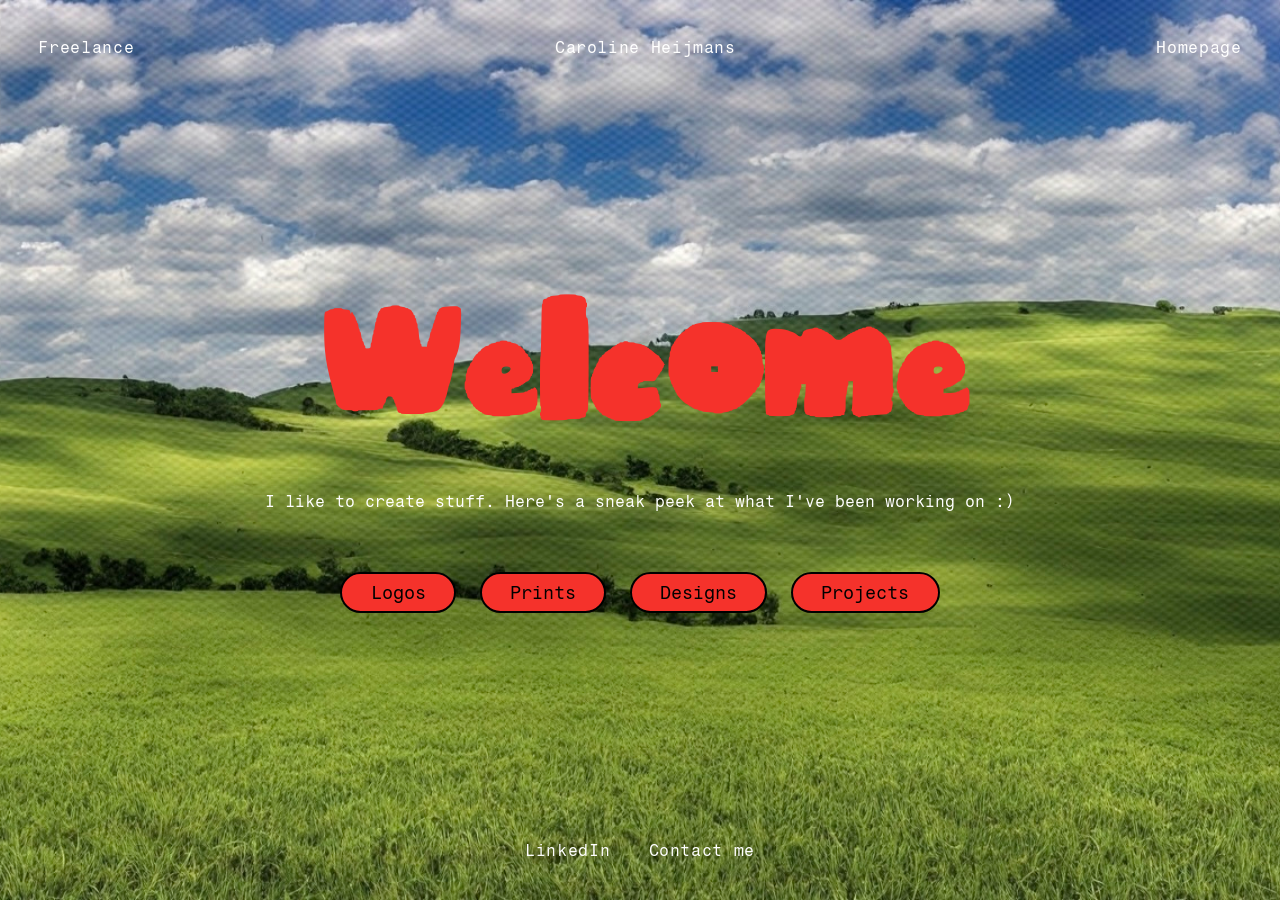
<file: index.html>
<!DOCTYPE html>
<html lang="en">
<head>
  <meta charset="UTF-8">
  <meta name="viewport" content="width=device-width, initial-scale=1">
  <title>Caroline Heijmans — Desktop</title>
  <meta name="description" content="Caroline Heijmans — Freelance designer. Designs, AI, Services.">
  <link rel="preconnect" href="https://fonts.googleapis.com">
  <link rel="preconnect" href="https://fonts.gstatic.com" crossorigin>
  <link href="https://fonts.googleapis.com/css2?family=Fragment+Mono:ital@0;1&display=swap" rel="stylesheet">
  <link rel="stylesheet" href="styles.css">
</head>
<body>
  <div class="screen">
    <header class="topbar">
      <span class="topbar__slot">Freelance</span>
      <span class="topbar__slot">Caroline Heijmans</span>
      <nav class="menu" aria-label="Back to homepage">
        <a class="link" href="index.html">Homepage</a>
      </nav> 
    </header>

    <main class="desktop">
      <h1 class="hero__title">Welcome</h1>
        <p class="hero__subtitle">
          I like to create stuff. Here's a sneak peek at what I've been working on :)
        </p>
      <nav class="menu" aria-label="Sections">
        <a class="btn" href="logos.html">Logos</a>
        <a class="btn" href="prints.html">Prints</a>
        <a class="btn" href="textile_designs.html">Designs</a>
        <a class="btn" href="project.html">Projects</a>
      </nav>
    </main>

    <footer class="footer">
       <nav class="footer__links" aria-label="Social">
        <a class="link" href="https://www.linkedin.com/in/caroline-heijmans-99a24a235/">LinkedIn</a>
        <a class="link" href="mailto:caroline.heijmans@hotmail.be">Contact me</a>
      </nav>
    </footer>
  </div>
</body>
</html>
</file>
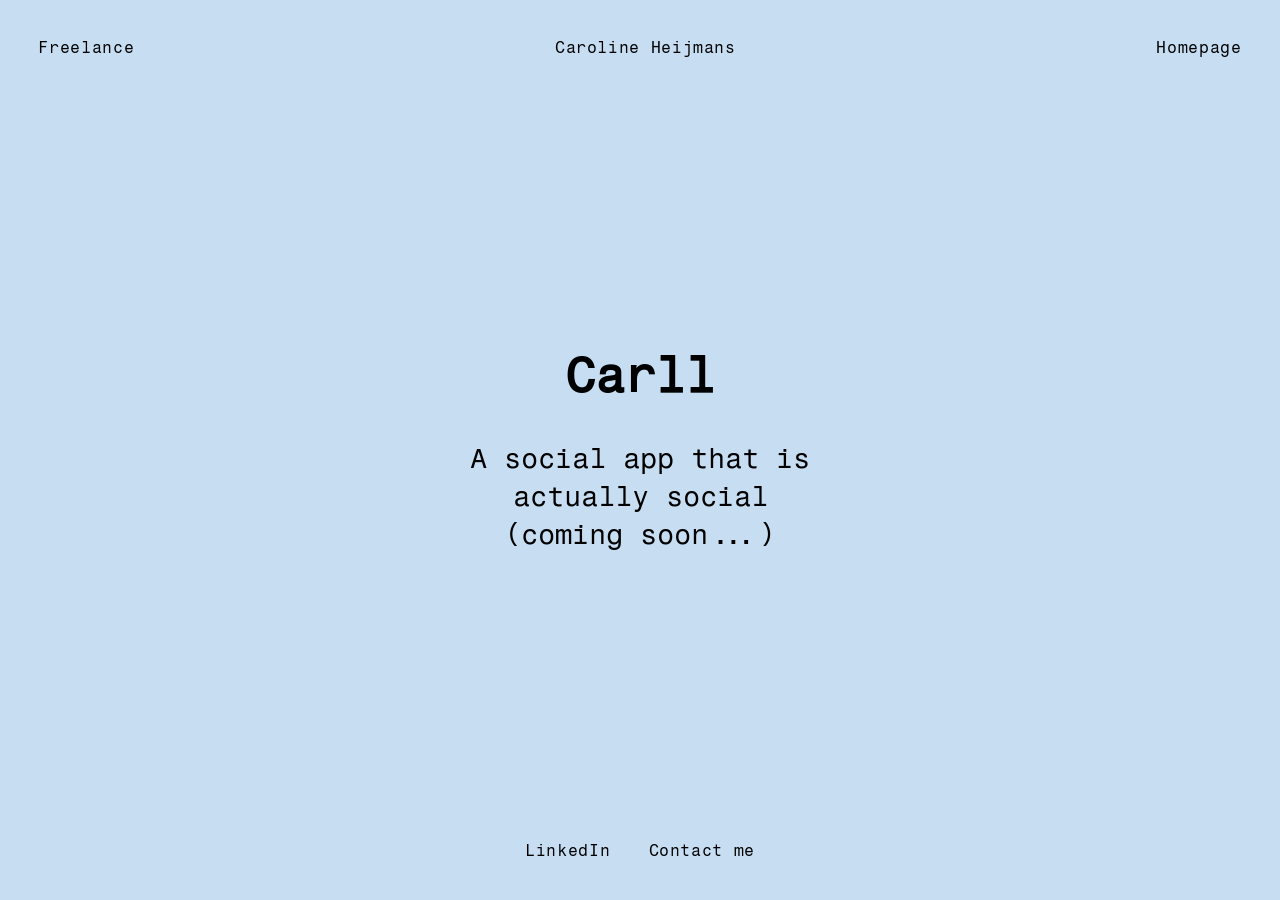
<file: carll.html>
<!DOCTYPE html>
<html lang="en">
<head>
  <meta charset="UTF-8">
  <meta name="viewport" content="width=device-width, initial-scale=1">
  <title>Carll — Caroline Heijmans</title>
  <meta name="description" content="Carll — a social app that is actually social.">
  <link rel="preconnect" href="https://fonts.googleapis.com">
  <link rel="preconnect" href="https://fonts.gstatic.com" crossorigin>
  <link href="https://fonts.googleapis.com/css2?family=Fragment+Mono:ital@0;1&display=swap" rel="stylesheet">
  <link rel="stylesheet" href="styles.css">
</head>
<body>
  <div class="screen screen--solid">
    <header class="topbar">
      <span class="topbar__slot">Freelance</span>
      <a class="link" href="project.html">Caroline Heijmans</a>
      <nav class="menu" aria-label="Back to homepage">
        <a class="link" href="index.html">Homepage</a>
      </nav> 
    </header>

    <main class="project-info">
      <h1 class="project-info__name">Carll</h1>
      <p class="project-info__desc">A social app that is actually social (coming soon...)</p>
    </main>

    <footer class="footer">
       <nav class="footer__links" aria-label="Social">
        <a class="link" href="https://www.linkedin.com/in/caroline-heijmans-99a24a235/">LinkedIn</a>
        <a class="link" href="mailto:caroline.heijmans@hotmail.be">Contact me</a>
      </nav>
    </footer>
  </div>
</body>
</html>
</file>
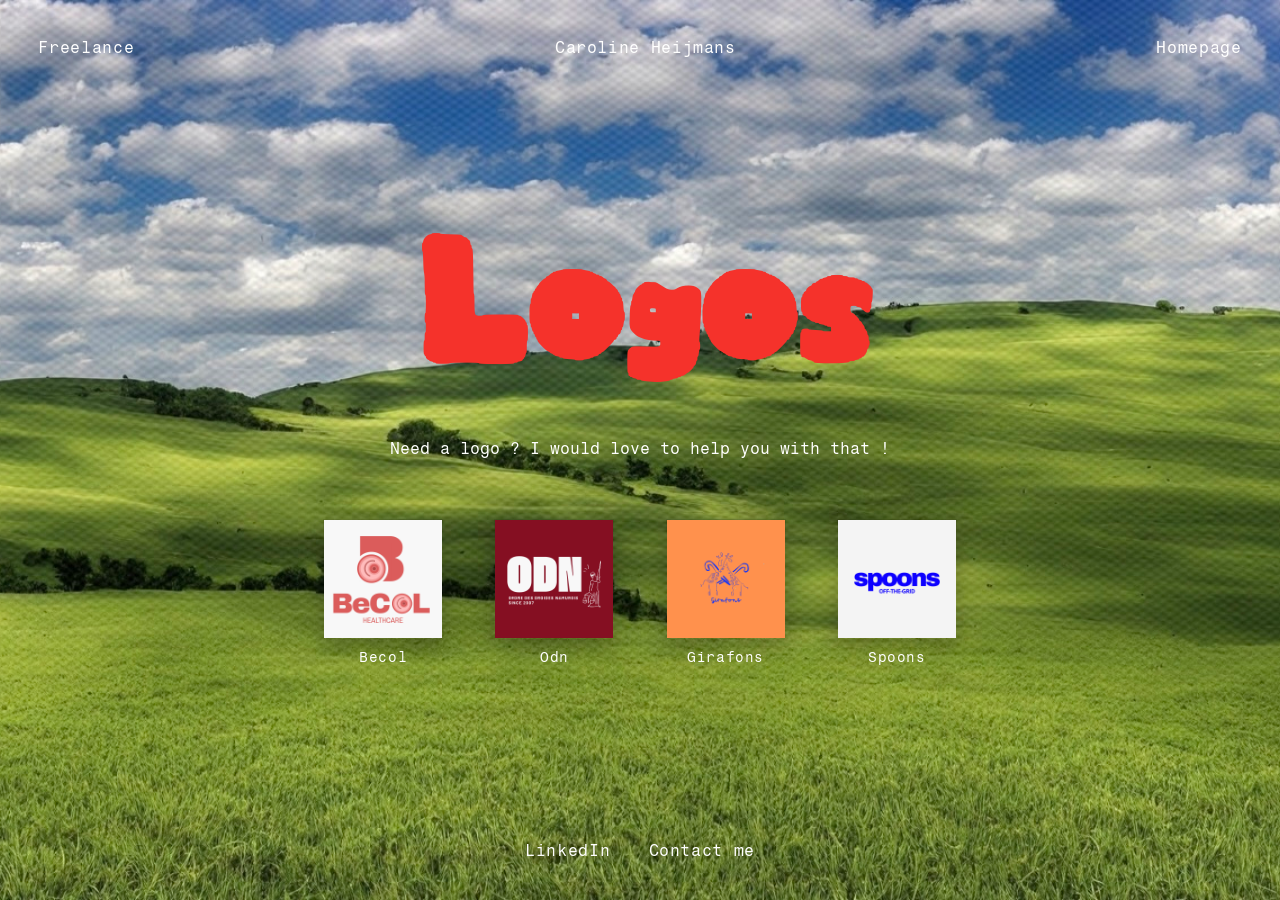
<file: logos.html>
<!DOCTYPE html>
<html lang="en">
<head>
  <meta charset="UTF-8">
  <meta name="viewport" content="width=device-width, initial-scale=1">
  <title>Logos — Caroline Heijmans</title>
  <meta name="description" content="Logo work by Caroline Heijmans.">
  <link rel="preconnect" href="https://fonts.googleapis.com">
  <link rel="preconnect" href="https://fonts.gstatic.com" crossorigin>
  <link href="https://fonts.googleapis.com/css2?family=Fragment+Mono:ital@0;1&display=swap" rel="stylesheet">
  <link rel="stylesheet" href="styles.css">
</head>
<body>
  <div class="screen">
    <header class="topbar">
      <span class="topbar__slot">Freelance</span>
      <span class="topbar__slot">Caroline Heijmans</span>
      <nav class="menu" aria-label="Back to homepage">
        <a class="link" href="index.html">Homepage</a>
      </nav> 
    </header>

    <main class="desktop">
      <h1 class="hero__title">Logos</h1>
      <p class="hero__subtitle">Need a logo ? I would love to help you with that ! </p>
      <div class="gallery">
        <figure class="gallery__item">
          <img class="gallery__img" src="logos/logo_becol.png" alt="Becol logo">
          <figcaption class="gallery__caption">Becol</figcaption>
        </figure>
        <figure class="gallery__item">
          <img class="gallery__img" src="logos/logo_odn.png" alt="Odn logo">
          <figcaption class="gallery__caption">Odn</figcaption>
        </figure>
        <figure class="gallery__item">
          <img class="gallery__img" src="logos/logo_girafons.png" alt="Girafons logo">
          <figcaption class="gallery__caption">Girafons</figcaption>
        </figure>
        <figure class="gallery__item">
          <img class="gallery__img" src="logos/logo_spoons.png" alt="Spoons logo">
          <figcaption class="gallery__caption">Spoons</figcaption>
        </figure>
      </div>
    </main>

    <footer class="footer">
       <nav class="footer__links" aria-label="Social">
        <a class="link" href="https://www.linkedin.com/in/caroline-heijmans-99a24a235/">LinkedIn</a>
        <a class="link" href="mailto:caroline.heijmans@hotmail.be">Contact me</a>
      </nav>
    </footer>
  </div>
</body>
</html>
</file>
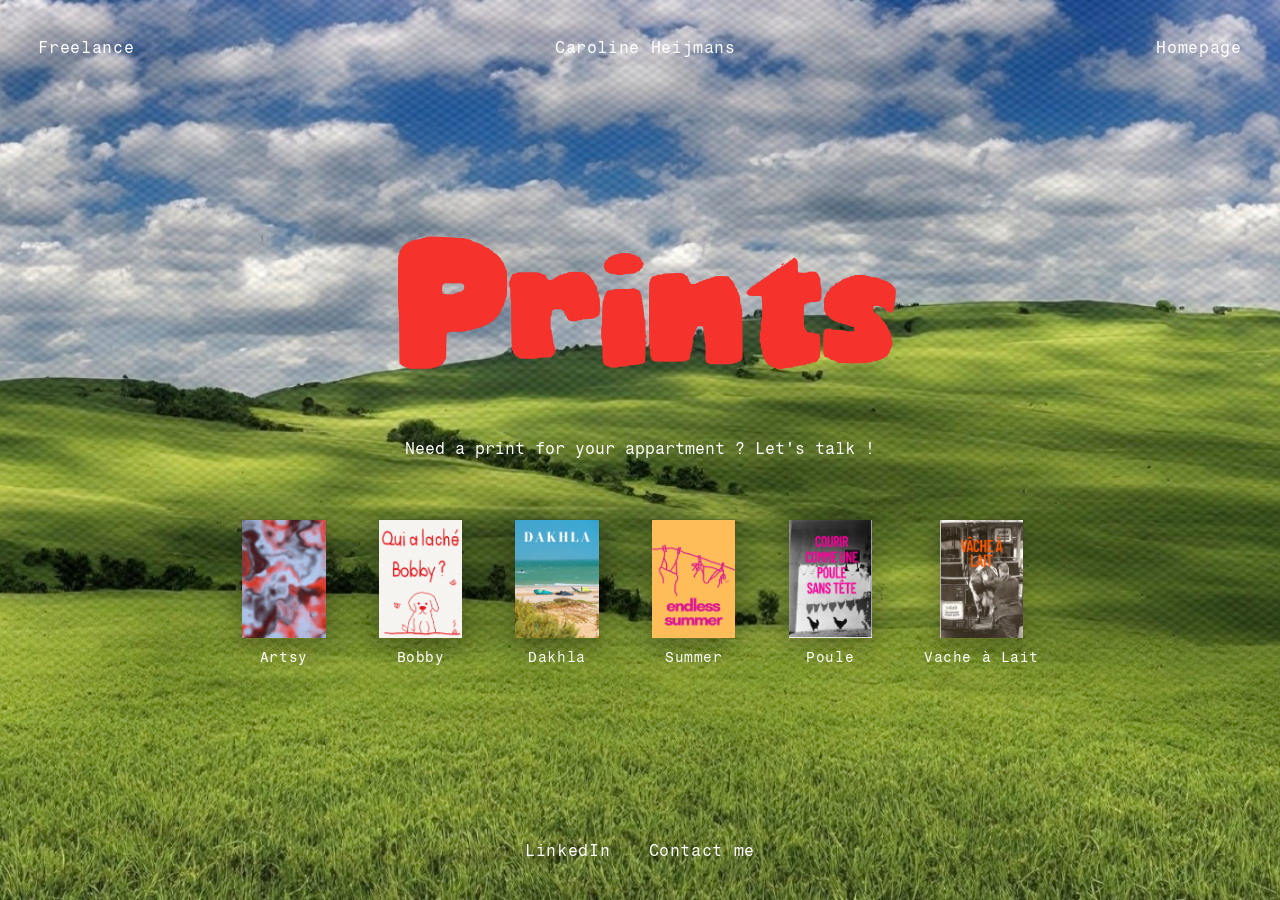
<file: prints.html>
<!DOCTYPE html>
<html lang="en">
<head>
  <meta charset="UTF-8">
  <meta name="viewport" content="width=device-width, initial-scale=1">
  <title>Prints — Caroline Heijmans</title>
  <meta name="description" content="Print work by Caroline Heijmans.">
  <link rel="preconnect" href="https://fonts.googleapis.com">
  <link rel="preconnect" href="https://fonts.gstatic.com" crossorigin>
  <link href="https://fonts.googleapis.com/css2?family=Fragment+Mono:ital@0;1&display=swap" rel="stylesheet">
  <link rel="stylesheet" href="styles.css">
</head>
<body>
  <div class="screen">
    <header class="topbar">
      <span class="topbar__slot">Freelance</span>
      <span class="topbar__slot">Caroline Heijmans</span>
      <nav class="menu" aria-label="Back to homepage">
        <a class="link" href="index.html">Homepage</a>
      </nav> 
    </header>

    <main class="desktop">
      <h1 class="hero__title">Prints</h1>
      <p class="hero__subtitle">Need a print for your appartment ? Let's talk ! </p>
      <div class="gallery">
        <figure class="gallery__item">
          <img class="gallery__img" src="prints/artsy.png" alt="Artsy">
          <figcaption class="gallery__caption">Artsy</figcaption>
        </figure>
        <figure class="gallery__item">
          <img class="gallery__img" src="prints/bobby.png" alt="Bobby print">
          <figcaption class="gallery__caption">Bobby</figcaption>
        </figure>
        <figure class="gallery__item">
          <img class="gallery__img" src="prints/dakhla.png" alt="Dakhla print">
          <figcaption class="gallery__caption">Dakhla</figcaption>
        </figure>
        <figure class="gallery__item">
          <img class="gallery__img" src="prints/summer.png" alt="Summer print">
          <figcaption class="gallery__caption">Summer</figcaption>
        </figure>
        <figure class="gallery__item">
          <img class="gallery__img" src="prints/poule_sans_tete.png" alt="Poule Sans Tête print">
          <figcaption class="gallery__caption">Poule</figcaption>
        </figure>
        <figure class="gallery__item">
          <img class="gallery__img" src="prints/vache_a_lait.png" alt="Vache à Lait print">
          <figcaption class="gallery__caption">Vache à Lait</figcaption>
        </figure>
      </div>
    </main>

    <footer class="footer">
       <nav class="footer__links" aria-label="Social">
        <a class="link" href="https://www.linkedin.com/in/caroline-heijmans-99a24a235/">LinkedIn</a>
        <a class="link" href="mailto:caroline.heijmans@hotmail.be">Contact me</a>
      </nav>
    </footer>
  </div>
</body>
</html>
</file>
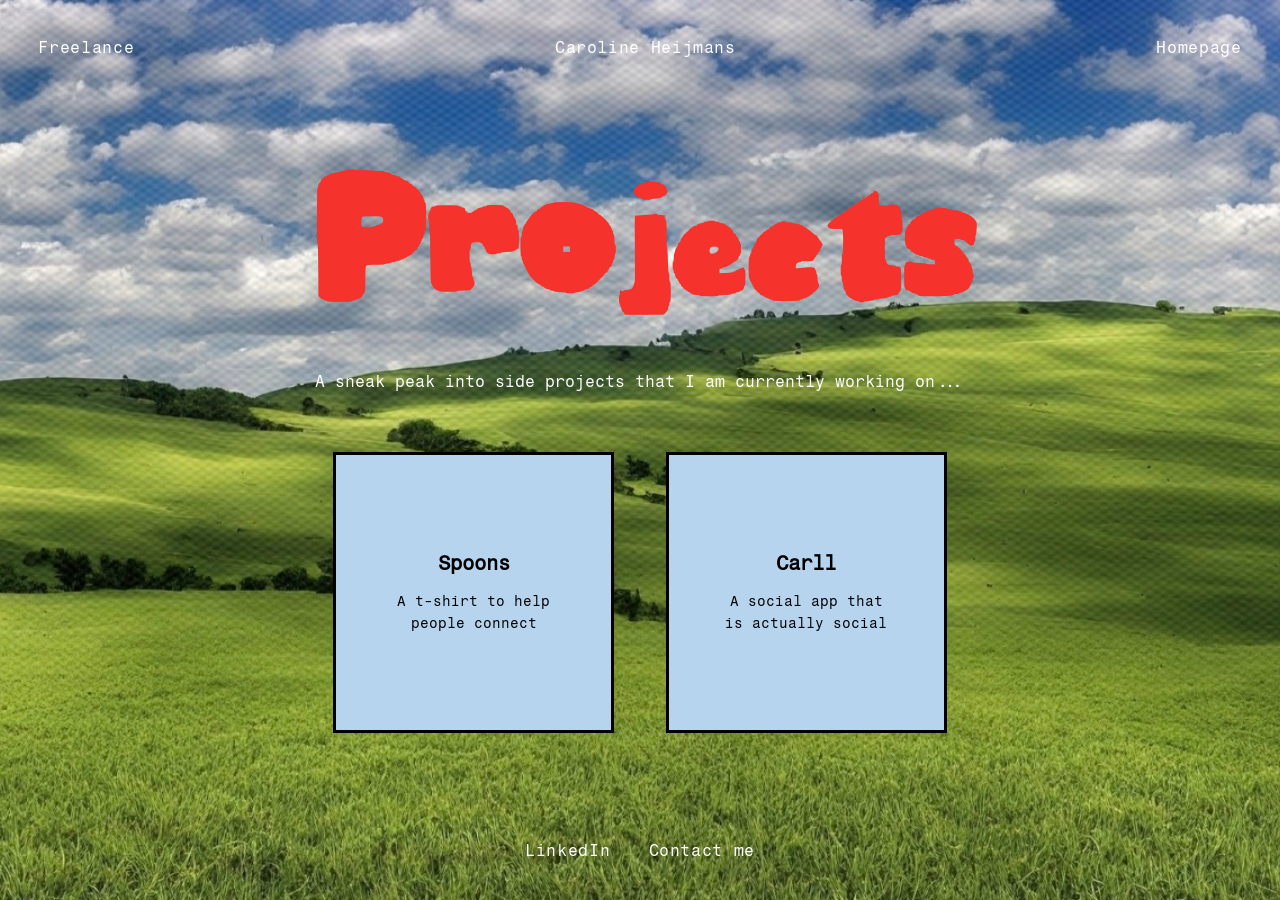
<file: project.html>
<!DOCTYPE html>
<html lang="en">
<head>
  <meta charset="UTF-8">
  <meta name="viewport" content="width=device-width, initial-scale=1">
  <title>Projects — Caroline Heijmans</title>
  <meta name="description" content="Projects by Caroline Heijmans.">
  <link rel="preconnect" href="https://fonts.googleapis.com">
  <link rel="preconnect" href="https://fonts.gstatic.com" crossorigin>
  <link href="https://fonts.googleapis.com/css2?family=Fragment+Mono:ital@0;1&display=swap" rel="stylesheet">
  <link rel="stylesheet" href="styles.css">
</head>
<body>
  <div class="screen">
    <header class="topbar">
      <span class="topbar__slot">Freelance</span>
      <span class="topbar__slot">Caroline Heijmans</span>
      <nav class="menu" aria-label="Back to homepage">
        <a class="link" href="index.html">Homepage</a>
      </nav> 
    </header>

    <main class="desktop">
      <h1 class="hero__title">Projects</h1>
      <p class="hero__subtitle">A sneak peak into side projects that I am currently working on...</p>
      <div class="projects">
        <a class="project-card" href="spoons.html">
          <span class="project-card__name">Spoons</span>
          <span class="project-card__desc">A t-shirt to help people connect</span>
        </a>
        <a class="project-card" href="carll.html">
          <span class="project-card__name">Carll</span>
          <span class="project-card__desc">A social app that is actually social</span>
        </a>
      </div>
    </main>

    <footer class="footer">
       <nav class="footer__links" aria-label="Social">
        <a class="link" href="https://www.linkedin.com/in/caroline-heijmans-99a24a235/">LinkedIn</a>
        <a class="link" href="mailto:caroline.heijmans@hotmail.be">Contact me</a>
      </nav>
    </footer>
  </div>
</body>
</html>
</file>
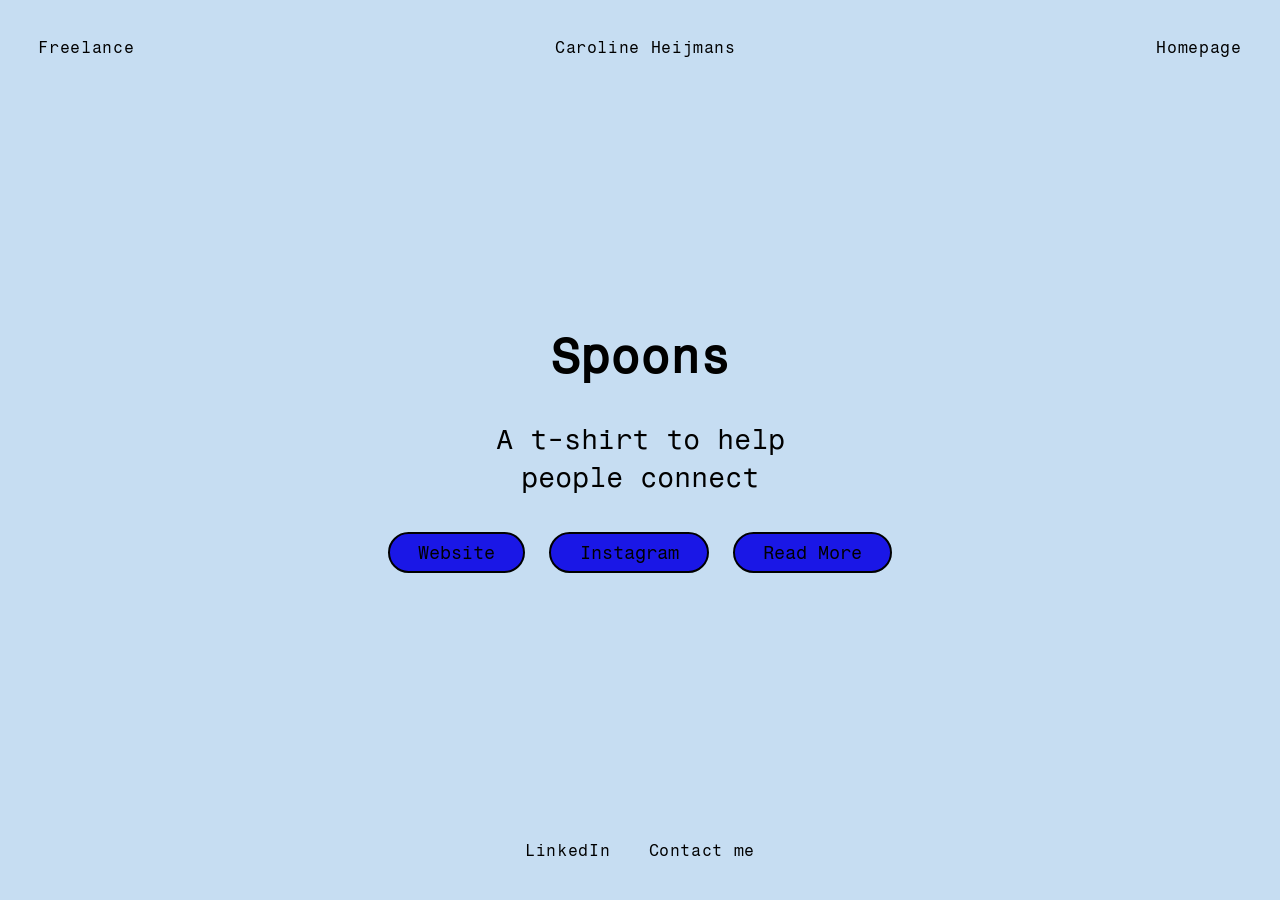
<file: spoons.html>
<!DOCTYPE html>
<html lang="en">
<head>
  <meta charset="UTF-8">
  <meta name="viewport" content="width=device-width, initial-scale=1">
  <title>Spoons — Caroline Heijmans</title>
  <meta name="description" content="Spoons — a t-shirt to help people connect.">
  <link rel="preconnect" href="https://fonts.googleapis.com">
  <link rel="preconnect" href="https://fonts.gstatic.com" crossorigin>
  <link href="https://fonts.googleapis.com/css2?family=Fragment+Mono:ital@0;1&display=swap" rel="stylesheet">
  <link rel="stylesheet" href="styles.css">
</head>
<body>
  <div class="screen screen--solid">
    <header class="topbar">
      <span class="topbar__slot">Freelance</span>
      <a class="link" href="project.html">Caroline Heijmans</a>
      <nav class="menu" aria-label="Back to homepage">
        <a class="link" href="index.html">Homepage</a>
      </nav>
    </header>

    <main class="project-info">
      <h1 class="project-info__name">Spoons</h1>
      <p class="project-info__desc">A t-shirt to help people connect</p>
      <nav class="project-info__links" aria-label="Spoons links">
        <a class="btn btn--blue" href="https://shop.spoonsoffthegrid.com">Website</a>
        <a class="btn btn--blue" href="https://www.instagram.com/spoons_offthegrid">Instagram</a>
        <a class="btn btn--blue" href="https://www.flair.be/fr/self-love/marre-de-tinder-enfilez-ce-t-shirt-pour-faire-des-rencontres-dans-la-vraie-vie/">Read More</a>
      </nav>
    </main>

    <footer class="footer">
       <nav class="footer__links" aria-label="Social">
        <a class="link" href="https://www.linkedin.com/in/caroline-heijmans-99a24a235/">LinkedIn</a>
        <a class="link" href="mailto:caroline.heijmans@hotmail.be">Contact me</a>
      </nav>
    </footer>
  </div>
</body>
</html>
</file>
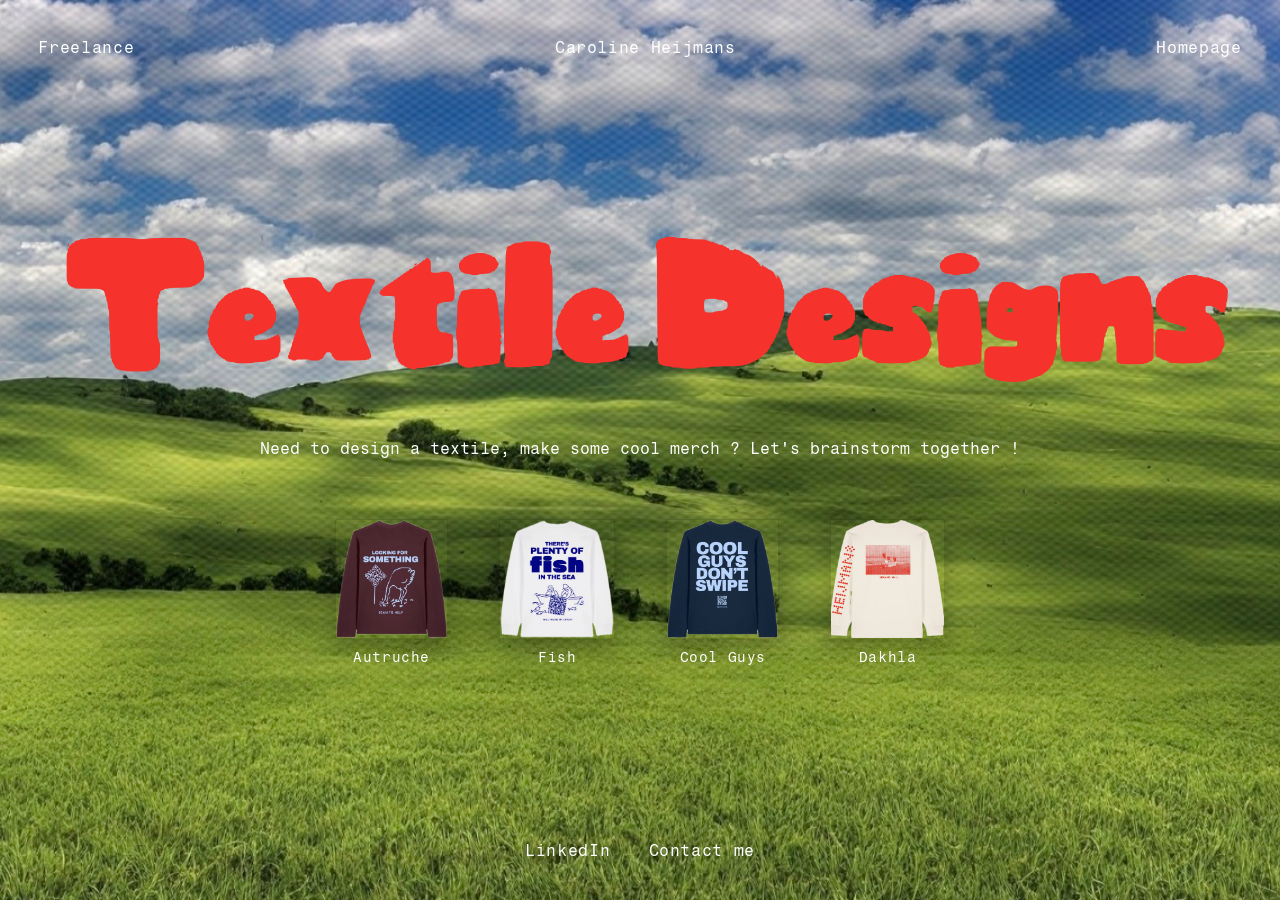
<file: textile_designs.html>
<!DOCTYPE html>
<html lang="en">
<head>
  <meta charset="UTF-8">
  <meta name="viewport" content="width=device-width, initial-scale=1">
  <title>Designs — Caroline Heijmans</title>
  <meta name="description" content="Design work by Caroline Heijmans.">
  <link rel="preconnect" href="https://fonts.googleapis.com">
  <link rel="preconnect" href="https://fonts.gstatic.com" crossorigin>
  <link href="https://fonts.googleapis.com/css2?family=Fragment+Mono:ital@0;1&display=swap" rel="stylesheet">
  <link rel="stylesheet" href="styles.css">
</head>
<body>
  <div class="screen">
    <header class="topbar">
      <span class="topbar__slot">Freelance</span>
      <span class="topbar__slot">Caroline Heijmans</span>
      <nav class="menu" aria-label="Back to homepage">
        <a class="link" href="index.html">Homepage</a>
      </nav> 
    </header>

    <main class="desktop">
      <h1 class="hero__title">Textile Designs</h1>
      <p class="hero__subtitle">Need to design a textile, make some cool merch ? Let's brainstorm together ! </p>
      <div class="gallery">
        <figure class="gallery__item">
          <img class="gallery__img" src="textile_designs/autruche.png" alt="Autruche">
          <figcaption class="gallery__caption">Autruche</figcaption>
        </figure>
        <figure class="gallery__item">
          <img class="gallery__img" src="textile_designs/fish.png" alt="Fish">
          <figcaption class="gallery__caption">Fish</figcaption>
        </figure>
        <figure class="gallery__item">
          <img class="gallery__img" src="textile_designs/cool_guys.png" alt="Cool Guys">
          <figcaption class="gallery__caption">Cool Guys</figcaption>
        </figure>
        <figure class="gallery__item">
          <img class="gallery__img" src="textile_designs/dakhla_back.png" alt="Dakhla">
          <figcaption class="gallery__caption">Dakhla</figcaption>
        </figure>
      </div>
    </main>

    <footer class="footer">
       <nav class="footer__links" aria-label="Social">
        <a class="link" href="https://www.linkedin.com/in/caroline-heijmans-99a24a235/">LinkedIn</a>
        <a class="link" href="mailto:caroline.heijmans@hotmail.be">Contact me</a>
      </nav>
    </footer>
  </div>
</body>
</html>
</file>
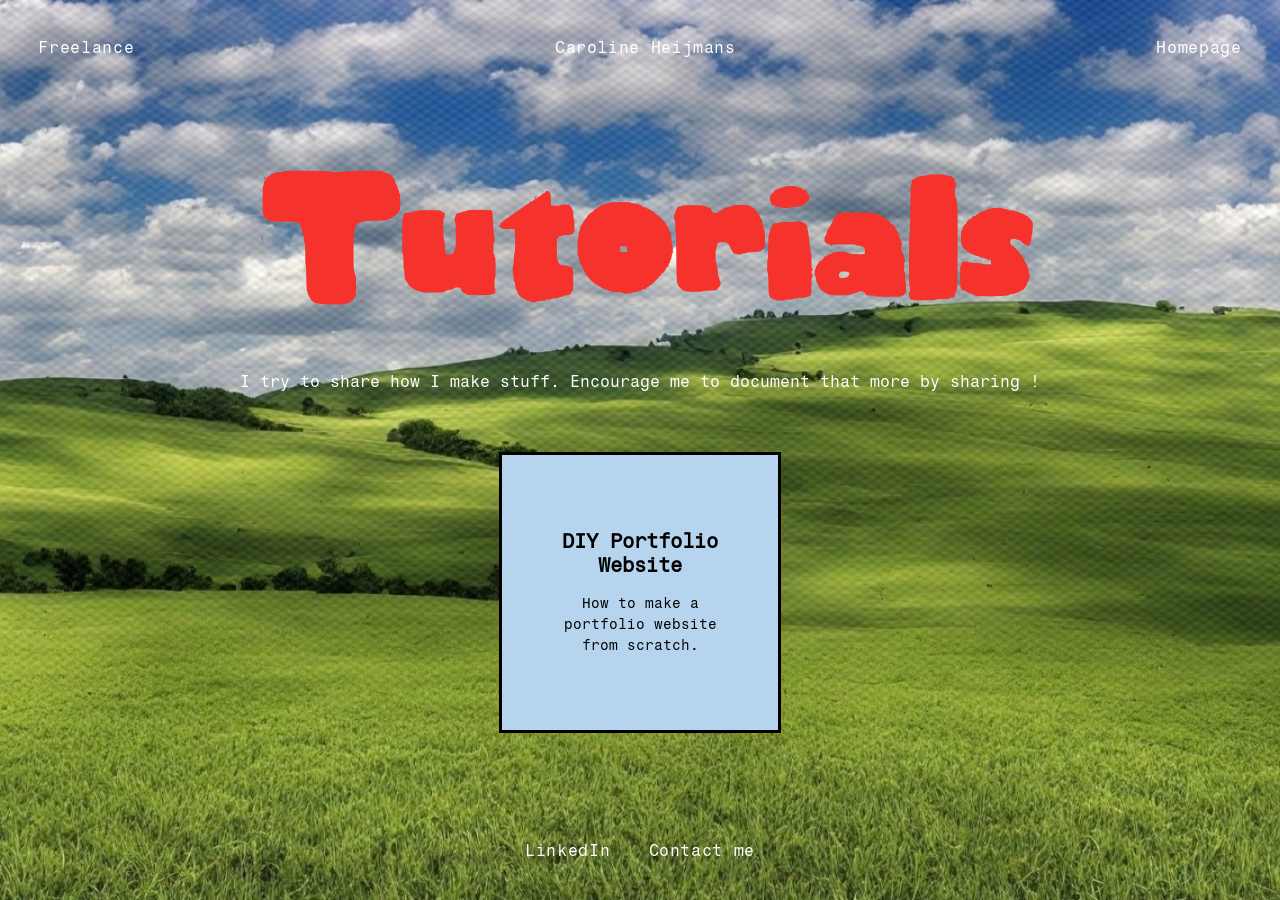
<file: tutorials.html>
<!DOCTYPE html>
<html lang="en">
<head>
  <meta charset="UTF-8">
  <meta name="viewport" content="width=device-width, initial-scale=1">
  <title>Tutorials — Caroline Heijmans</title>
  <meta name="description" content="Projects by Caroline Heijmans.">
  <link rel="preconnect" href="https://fonts.googleapis.com">
  <link rel="preconnect" href="https://fonts.gstatic.com" crossorigin>
  <link href="https://fonts.googleapis.com/css2?family=Fragment+Mono:ital@0;1&display=swap" rel="stylesheet">
  <link rel="stylesheet" href="styles.css">
</head>
<body>
  <div class="screen">
    <header class="topbar">
      <span class="topbar__slot">Freelance</span>
      <span class="topbar__slot">Caroline Heijmans</span>
      <nav class="menu" aria-label="Back to homepage">
        <a class="link" href="index.html">Homepage</a>
      </nav> 
    </header>

    <main class="desktop">
      <h1 class="hero__title">Tutorials</h1>
      <p class="hero__subtitle">I try to share how I make stuff. Encourage me to document that more by sharing !</p>
      <div class="projects">
        <a class="project-card" href="tutorials/portfolio-tutorial.html">
          <span class="project-card__name">DIY Portfolio Website</span>
          <span class="project-card__desc">How to make a portfolio website from scratch.</span>
        </a>
      </div>
    </main>

    <footer class="footer">
       <nav class="footer__links" aria-label="Social">
        <a class="link" href="https://www.linkedin.com/in/caroline-heijmans-99a24a235/">LinkedIn</a>
        <a class="link" href="mailto:caroline.heijmans@hotmail.be">Contact me</a>
      </nav>
    </footer>
  </div>
</body>
</html>
</file>
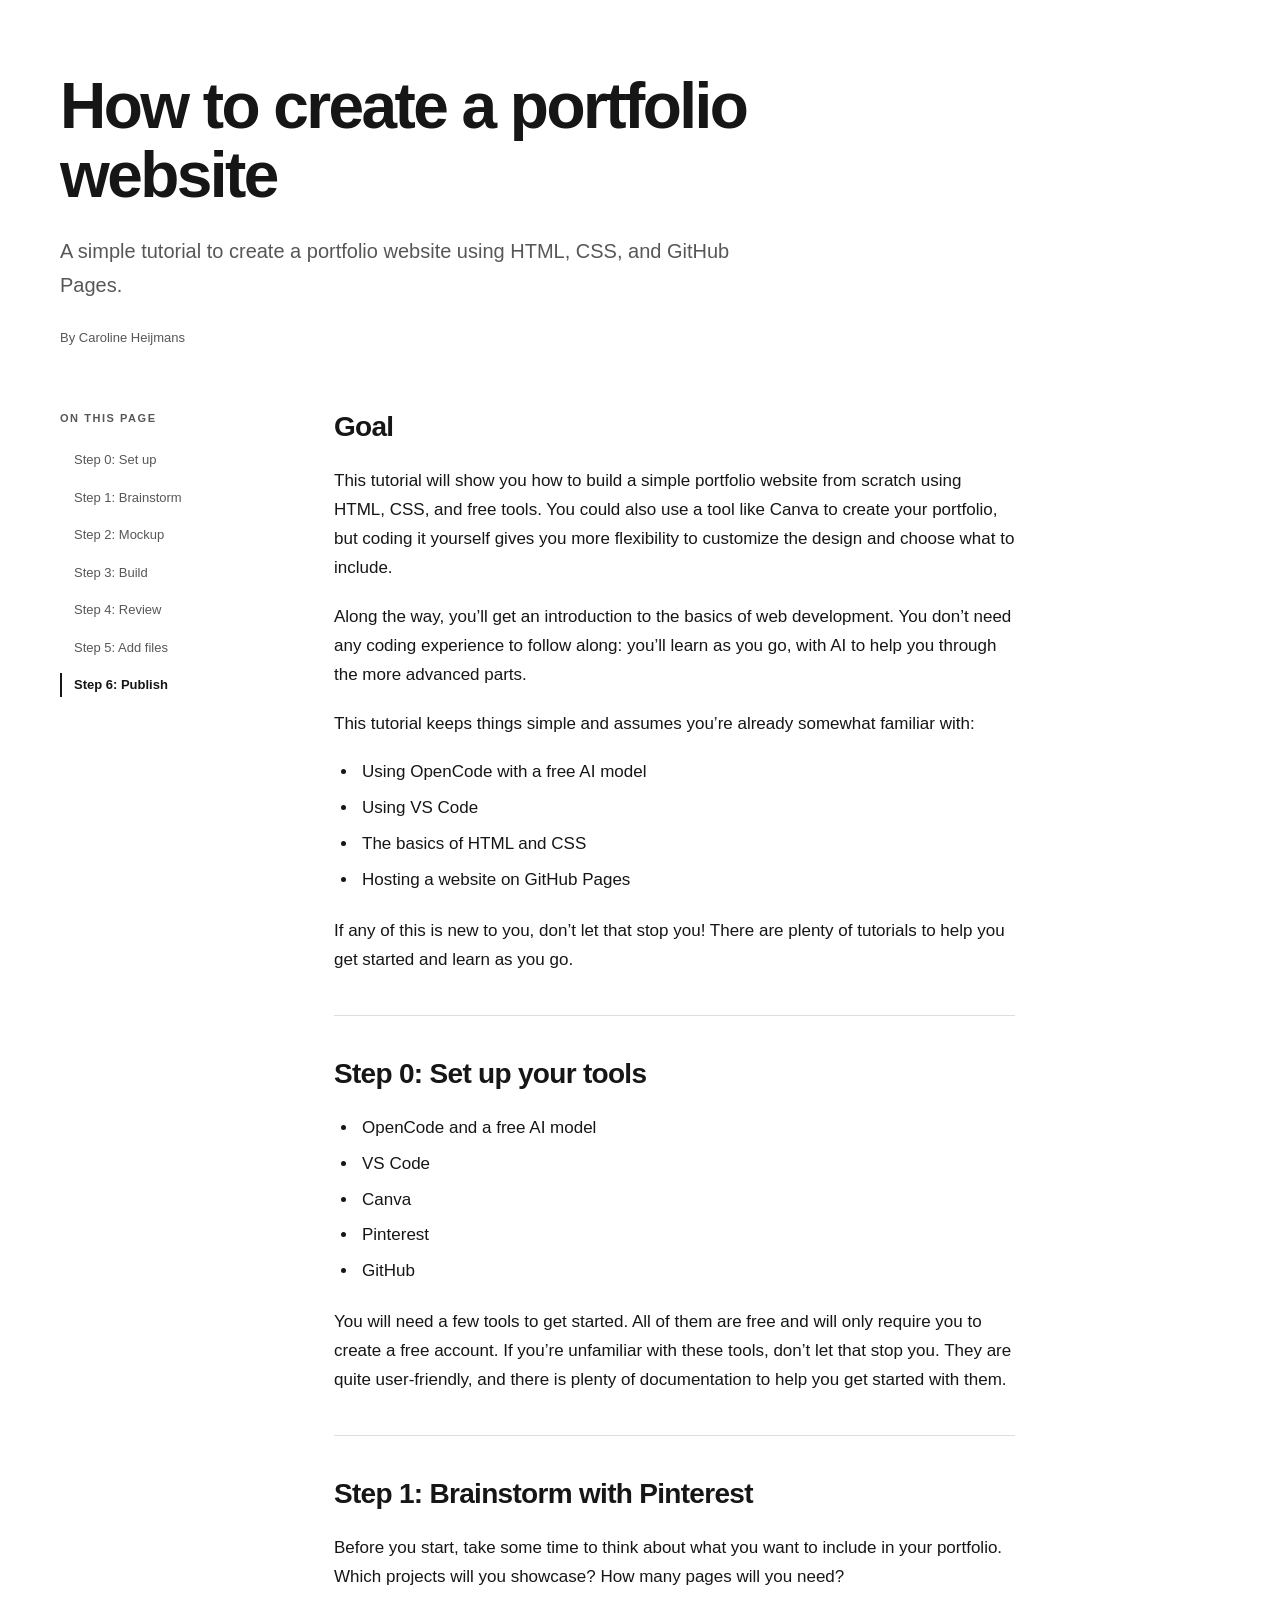
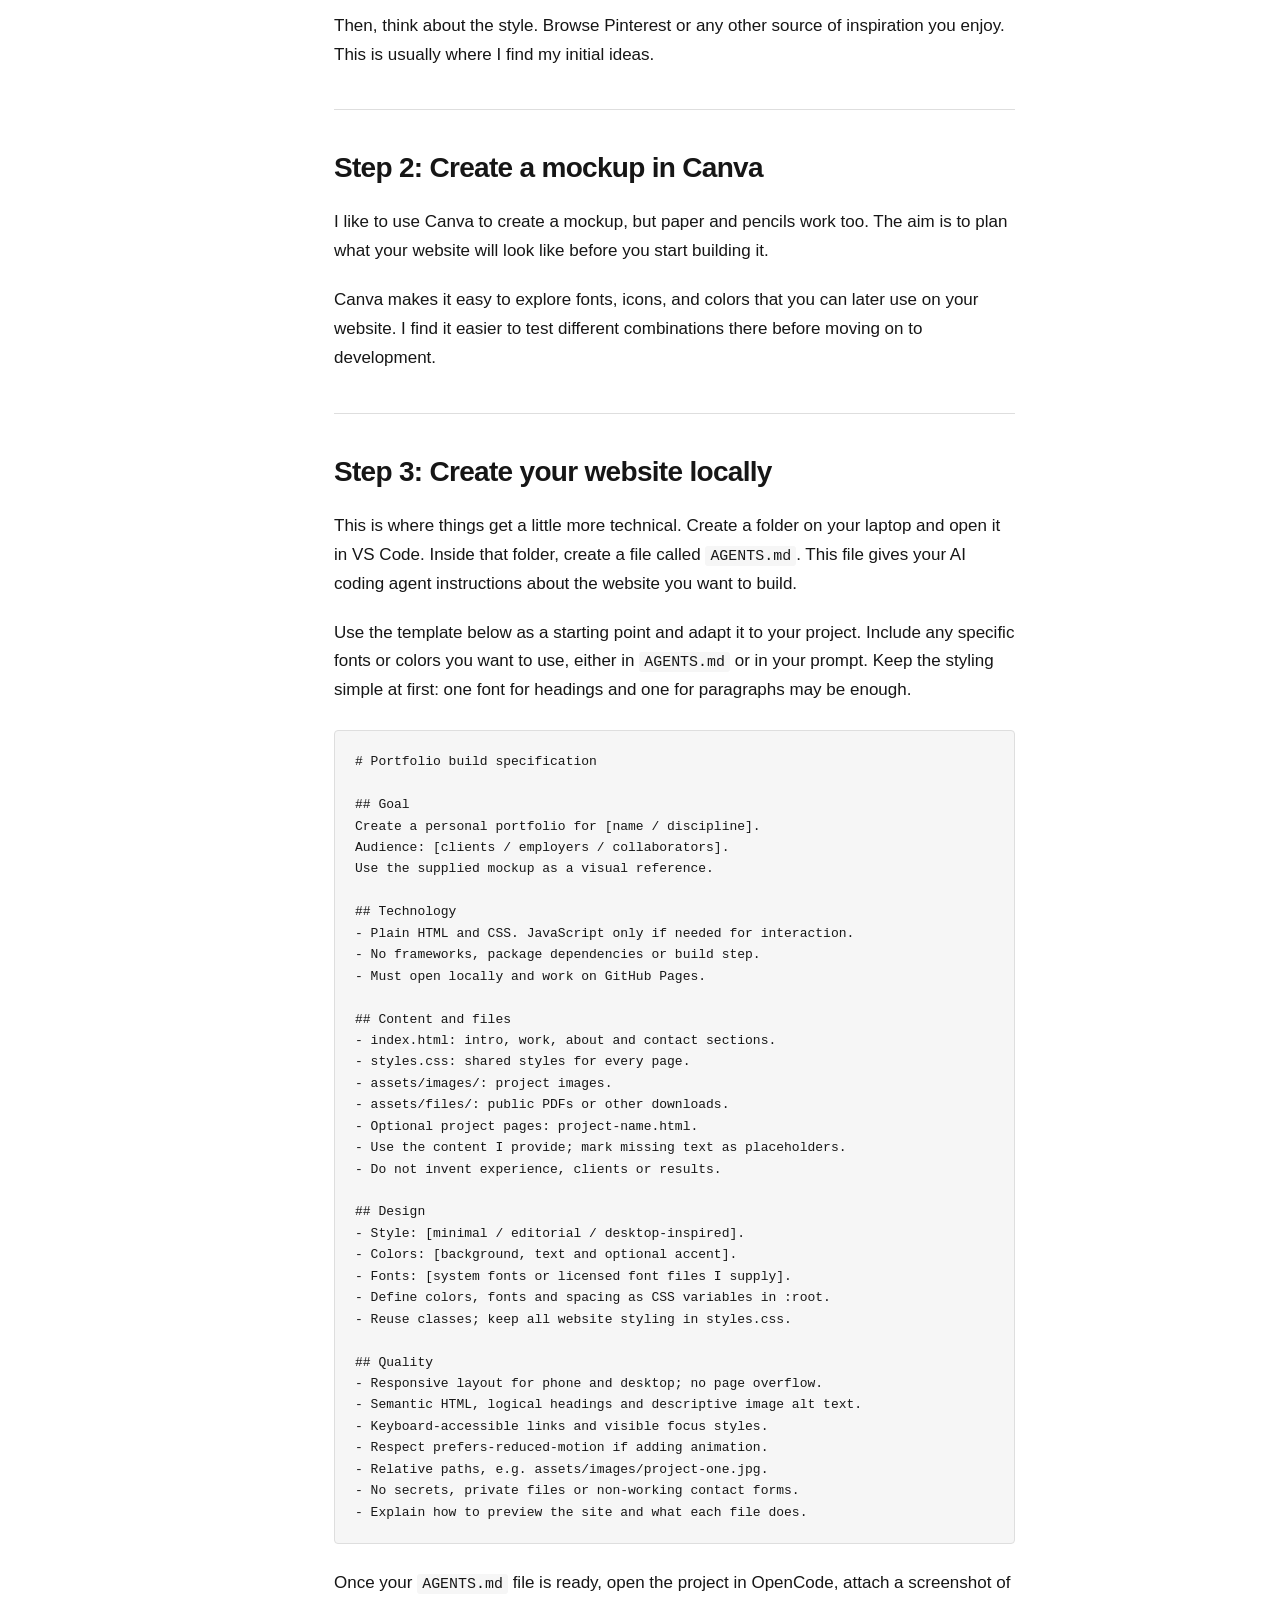
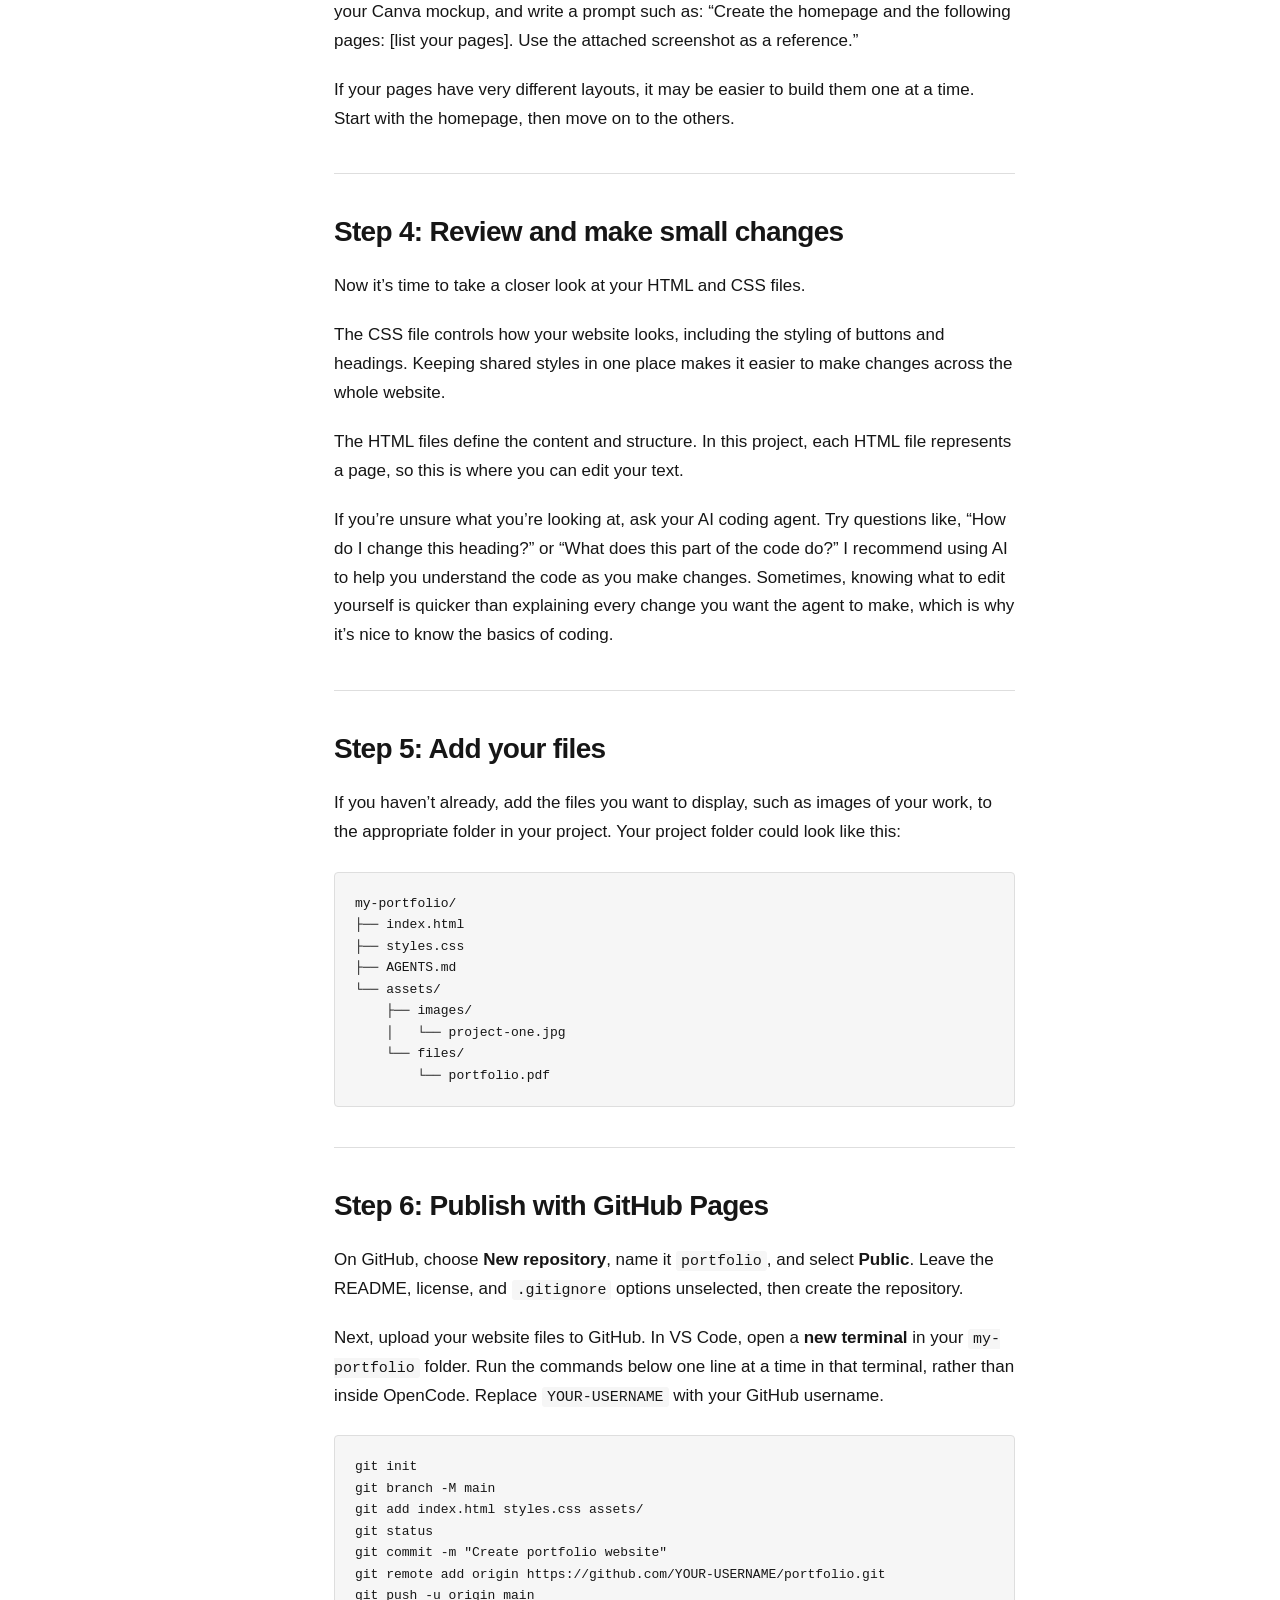
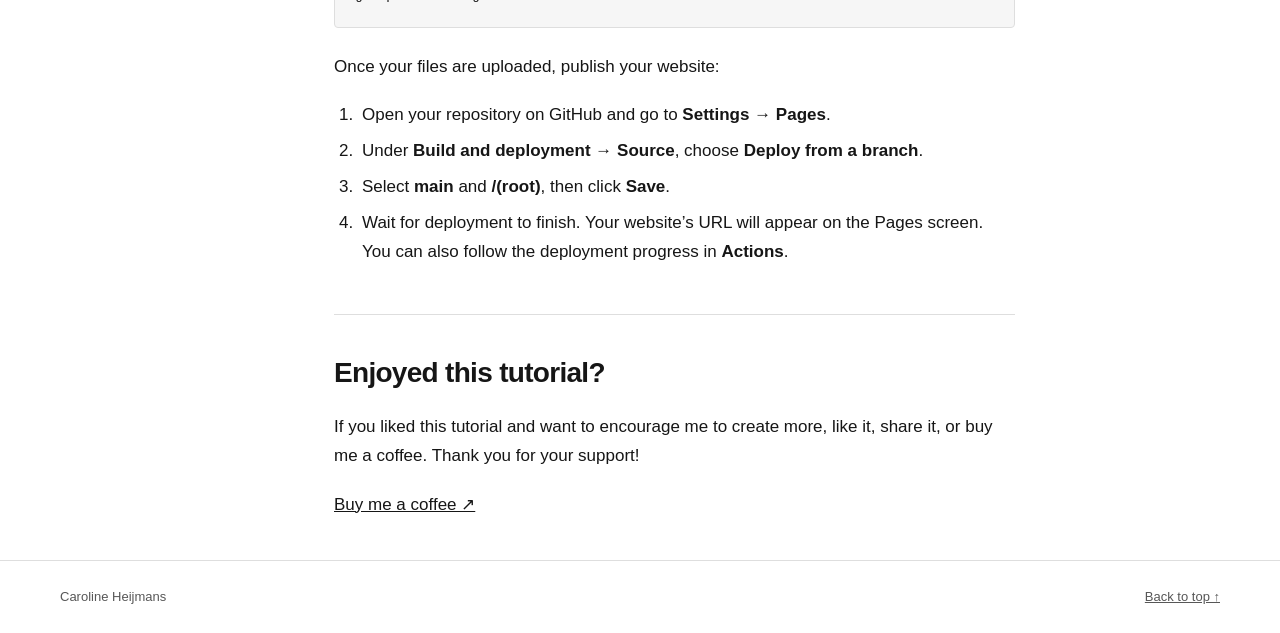
<file: tutorials/portfolio-tutorial.html>
<!DOCTYPE html>
<html lang="en">
<head>
<meta charset="utf-8">
<meta name="viewport" content="width=device-width, initial-scale=1">
<meta name="description" content="A simple tutorial to create a portfolio website using HTML, CSS, and GitHub Pages.">
<title>How to create a portfolio website — Caroline Heijmans</title>
<style>
:root {
  --background: #ffffff;
  --text: #161616;
  --muted: #575757;
  --border: #dedede;
  --surface: #f6f6f6;
  --font-body: -apple-system, BlinkMacSystemFont, "Segoe UI", Arial, sans-serif;
  --font-code: ui-monospace, SFMono-Regular, Consolas, monospace;
  --container: 1160px;
}
* { box-sizing: border-box; }
html { scroll-behavior: smooth; scroll-padding-top: 28px; }
body { margin: 0; background: var(--background); color: var(--text); font: 17px/1.7 var(--font-body); }
a { color: inherit; }
a:hover { text-decoration-thickness: 2px; }
a:focus-visible { outline: 2px solid var(--text); outline-offset: 5px; border-radius: 2px; }
.skip { position: fixed; top: -100px; left: 20px; z-index: 5; padding: 10px 16px; background: var(--background); }
.skip:focus { top: 12px; }
.container { width: min(var(--container), calc(100% - 80px)); margin-inline: auto; }
.hero { padding-block: 72px 60px; }
h1 { max-width: 900px; margin: 0 0 24px; font-size: clamp(38px, 5.5vw, 64px); font-weight: 750; line-height: 1.08; letter-spacing: -.04em; }
.subtitle { max-width: 65ch; margin: 0; color: var(--muted); font-size: 20px; }
.byline { margin-top: 25px; color: var(--muted); font-size: 13px; }
.layout { display: grid; grid-template-columns: 210px minmax(0, 1fr); gap: 64px; align-items: start; }
.nav { position: sticky; top: 28px; max-height: calc(100vh - 56px); overflow-y: auto; padding-bottom: 12px; }
.nav-inner { padding: 0; }
.toc-label { margin: 0 0 20px; font-size: 11px; font-weight: 700; text-transform: uppercase; letter-spacing: .14em; color: var(--muted); }
.steps { display: flex; flex-direction: column; gap: 14px; }
.steps a { display: block; padding: 2px 0 2px 12px; border-left: 2px solid transparent; font-size: 13px; line-height: 1.5; color: var(--muted); text-decoration: none; }
.steps a:hover, .steps a[aria-current] { color: var(--text); }
.steps a[aria-current] { border-left-color: var(--text); font-weight: 650; }
main { min-width: 0; max-width: 72ch; }
section { padding: 40px 0; border-top: 1px solid var(--border); scroll-margin-top: 0; }
section:first-child { padding-top: 0; border-top: 0; }
h2 { margin: 0 0 23px; font-size: 28px; font-weight: 700; line-height: 1.25; letter-spacing: -.025em; }
p { margin: 0 0 20px; }
section > :last-child { margin-bottom: 0; }
ul, ol { padding-left: 24px; margin: 0 0 22px; }
li { padding-left: 4px; margin-block: 7px; }
code { background: var(--surface); padding: 2px 5px; border-radius: 3px; font: .88em/1.65 var(--font-code); }
pre { max-width: 100%; margin: 25px 0; padding: 20px; overflow-x: auto; background: var(--surface); border: 1px solid var(--border); border-radius: 4px; color: var(--text); font: 13px/1.65 var(--font-code); tab-size: 4; }
pre code { padding: 0; border-radius: 0; background: transparent; color: inherit; font: inherit; }
footer { border-top: 1px solid var(--border); padding: 25px 0; color: var(--muted); font-size: 13px; }
footer .container { display: flex; gap: 20px; justify-content: space-between; }
@media (max-width: 800px) {
  .container { width: calc(100% - 40px); }
  .hero { padding-block: 48px 40px; }
  .layout { grid-template-columns: minmax(0, 1fr); gap: 36px; }
  .nav { position: static; max-height: none; padding: 0 0 28px; border-bottom: 1px solid var(--border); }
  .toc-label { margin-bottom: 16px; }
  .steps { display: grid; grid-template-columns: repeat(2, minmax(0, 1fr)); gap: 13px 18px; }
  .steps a { padding-left: 8px; }
  main { max-width: 72ch; }
  h1 { letter-spacing: -.035em; }
  .subtitle { font-size: 18px; }
  section { padding-block: 40px; }
}
@media (prefers-reduced-motion: reduce) { html { scroll-behavior: auto; } }
@media print {
  .nav, .skip { display: none; }
  .container { width: 100%; }
  .layout { display: block; }
  body { font-size: 11pt; }
  .hero { padding-block: 24px; }
  h1 { font-size: 36pt; }
  pre { white-space: pre-wrap; overflow-wrap: anywhere; }
}
</style>
</head>
<body id="top">
<a class="skip" href="#content">Skip to tutorial</a>
<header class="hero container"><h1>How to create a portfolio website</h1><p class="subtitle">A simple tutorial to create a portfolio website using HTML, CSS, and GitHub Pages.</p><div class="byline">By Caroline Heijmans</div></header>
<div class="layout container">
<nav class="nav" aria-label="Tutorial steps"><div class="nav-inner"><p class="toc-label">On this page</p><div class="steps">
<a href="#step-0">Step 0: Set up</a><a href="#step-1">Step 1: Brainstorm</a><a href="#step-2">Step 2: Mockup</a><a href="#step-3">Step 3: Build</a><a href="#step-4">Step 4: Review</a><a href="#step-5">Step 5: Add files</a><a href="#step-6">Step 6: Publish</a>
</div></div></nav>
<main id="content">
<section id="goal"><h2>Goal</h2>
<p>This tutorial will show you how to build a simple portfolio website from scratch using HTML, CSS, and free tools. You could also use a tool like Canva to create your portfolio, but coding it yourself gives you more flexibility to customize the design and choose what to include.</p>
<p>Along the way, you’ll get an introduction to the basics of web development. You don’t need any coding experience to follow along: you’ll learn as you go, with AI to help you through the more advanced parts.</p>
<p>This tutorial keeps things simple and assumes you’re already somewhat familiar with:</p>
<ul><li>Using OpenCode with a free AI model</li><li>Using VS Code</li><li>The basics of HTML and CSS</li><li>Hosting a website on GitHub Pages</li></ul>
<p>If any of this is new to you, don’t let that stop you! There are plenty of tutorials to help you get started and learn as you go. </p>
</section>
<section id="step-0"><h2></span> Step 0: Set up your tools</h2><ul><li>OpenCode and a free AI model</li><li>VS Code</li><li>Canva</li><li>Pinterest</li><li>GitHub</li></ul><p>You will need a few tools to get started. All of them are free and will only require you to create a free account. If you’re unfamiliar with these tools, don’t let that stop you. They are quite user-friendly, and there is plenty of documentation to help you get started with them.</p></section>
<section id="step-1"><h2> Step 1: Brainstorm with Pinterest</h2><p>Before you start, take some time to think about what you want to include in your portfolio. Which projects will you showcase? How many pages will you need?</p><p>Then, think about the style. Browse Pinterest or any other source of inspiration you enjoy. This is usually where I find my initial ideas.</p></section>
<section id="step-2"><h2> Step 2: Create a mockup in Canva</h2><p>I like to use Canva to create a mockup, but paper and pencils work too. The aim is to plan what your website will look like before you start building it.</p><p>Canva makes it easy to explore fonts, icons, and colors that you can later use on your website. I find it easier to test different combinations there before moving on to development.</p></section>
<section id="step-3"><h2> Step 3: Create your website locally</h2><p>This is where things get a little more technical. Create a folder on your laptop and open it in VS Code. Inside that folder, create a file called <code>AGENTS.md</code>. This file gives your AI coding agent instructions about the website you want to build.</p><p>Use the template below as a starting point and adapt it to your project. Include any specific fonts or colors you want to use, either in <code>AGENTS.md</code> or in your prompt. Keep the styling simple at first: one font for headings and one for paragraphs may be enough.</p>
<pre><code># Portfolio build specification

## Goal
Create a personal portfolio for [name / discipline].
Audience: [clients / employers / collaborators].
Use the supplied mockup as a visual reference.

## Technology
- Plain HTML and CSS. JavaScript only if needed for interaction.
- No frameworks, package dependencies or build step.
- Must open locally and work on GitHub Pages.

## Content and files
- index.html: intro, work, about and contact sections.
- styles.css: shared styles for every page.
- assets/images/: project images.
- assets/files/: public PDFs or other downloads.
- Optional project pages: project-name.html.
- Use the content I provide; mark missing text as placeholders.
- Do not invent experience, clients or results.

## Design
- Style: [minimal / editorial / desktop-inspired].
- Colors: [background, text and optional accent].
- Fonts: [system fonts or licensed font files I supply].
- Define colors, fonts and spacing as CSS variables in :root.
- Reuse classes; keep all website styling in styles.css.

## Quality
- Responsive layout for phone and desktop; no page overflow.
- Semantic HTML, logical headings and descriptive image alt text.
- Keyboard-accessible links and visible focus styles.
- Respect prefers-reduced-motion if adding animation.
- Relative paths, e.g. assets/images/project-one.jpg.
- No secrets, private files or non-working contact forms.
- Explain how to preview the site and what each file does.</code></pre>
<p>Once your <code>AGENTS.md</code> file is ready, open the project in OpenCode, attach a screenshot of your Canva mockup, and write a prompt such as: “Create the homepage and the following pages: [list your pages]. Use the attached screenshot as a reference.”</code></pre><p>If your pages have very different layouts, it may be easier to build them one at a time. Start with the homepage, then move on to the others.</p></section>
<section id="step-4"><h2>Step 4: Review and make small changes</h2><p>Now it’s time to take a closer look at your HTML and CSS files.</p><p>The CSS file controls how your website looks, including the styling of buttons and headings. Keeping shared styles in one place makes it easier to make changes across the whole website.</p><p>The HTML files define the content and structure. In this project, each HTML file represents a page, so this is where you can edit your text.</p><p>If you’re unsure what you’re looking at, ask your AI coding agent. Try questions like, “How do I change this heading?” or “What does this part of the code do?” I recommend using AI to help you understand the code as you make changes. Sometimes, knowing what to edit yourself is quicker than explaining every change you want the agent to make, which is why it’s nice to know the basics of coding.</p></section>
<section id="step-5"><h2>Step 5: Add your files</h2><p>If you haven’t already, add the files you want to display, such as images of your work, to the appropriate folder in your project. Your project folder could look like this:</p><pre><code>my-portfolio/
├── index.html
├── styles.css
├── AGENTS.md
└── assets/
    ├── images/
    │   └── project-one.jpg
    └── files/
        └── portfolio.pdf</code></pre></section>
<section id="step-6"><h2>Step 6: Publish with GitHub Pages</h2><p>On GitHub, choose <strong>New repository</strong>, name it <code>portfolio</code>, and select <strong>Public</strong>. Leave the README, license, and <code>.gitignore</code> options unselected, then create the repository.</p><p>Next, upload your website files to GitHub. In VS Code, open a <strong>new terminal</strong> in your <code>my-portfolio</code> folder. Run the commands below one line at a time in that terminal, rather than inside OpenCode. Replace <code>YOUR-USERNAME</code> with your GitHub username.</p><pre><code>git init
git branch -M main
git add index.html styles.css assets/
git status
git commit -m "Create portfolio website"
git remote add origin https://github.com/YOUR-USERNAME/portfolio.git
git push -u origin main</code></pre><p>Once your files are uploaded, publish your website:</p><ol><li>Open your repository on GitHub and go to <strong>Settings → Pages</strong>.</li><li>Under <strong>Build and deployment → Source</strong>, choose <strong>Deploy from a branch</strong>.</li><li>Select <strong>main</strong> and <strong>/(root)</strong>, then click <strong>Save</strong>.</li><li>Wait for deployment to finish. Your website’s URL will appear on the Pages screen. You can also follow the deployment progress in <strong>Actions</strong>.</li></ol></section>
<section aria-labelledby="support-title"><h2 id="support-title">Enjoyed this tutorial?</h2><p>If you liked this tutorial and want to encourage me to create more, like it, share it, or buy me a coffee. Thank you for your support!</p><a href="https://buymeacoffee.com/carolineheijmans">Buy me a coffee ↗</a></section>
</main></div><footer><div class="container">Caroline Heijmans <a href="#top">Back to top ↑</a></div></footer>
<script>
const links=[...document.querySelectorAll('.steps a')];
if('IntersectionObserver' in window){const observer=new IntersectionObserver(entries=>{entries.forEach(entry=>{if(entry.isIntersecting){links.forEach(link=>{if(link.hash==='#'+entry.target.id){link.setAttribute('aria-current','location')}else{link.removeAttribute('aria-current')}})}})},{rootMargin:'-20% 0px -65% 0px',threshold:0});links.forEach(link=>{const section=document.querySelector(link.hash);if(section)observer.observe(section)})}
</script>
</body>
</html>
</file>
<file: styles.css>
/* ============================================================
   Portfolio — shared styles
   Reusable tokens + components for every page.
   ============================================================ */

/* ---------- Fonts ---------- */
@font-face {
  font-family: "BoldRegular";
  src: url("Boldfont-Regular.ttf") format("truetype");
  font-weight: 400;
  font-style: normal;
  font-display: swap;
}

:root {
  --font-body: "Fragment Mono", ui-monospace, SFMono-Regular, Menlo, monospace;
  --font-asset: "BoldRegular", Georgia, serif;
  --font-ui: system-ui, -apple-system, "Helvetica Neue", Arial, sans-serif;

  --red: #f5322b;
  --red-edge: #8e1b10;
  --ink: #000;
  --paper: #fff;
  --blue-soft: #b6d4ee;
  --blue-bg: #c6ddf2;
  --blue: #1a17e6;
  --blue-edge: #4e4cc9;

  --bg-image: url("assets/background.jpg");

  --gutter: clamp(1rem, 3vw, 2.5rem);
  --bar-size: clamp(.75rem, 1.4vw, 1rem);
  --title-size: clamp(3.5rem, 17vw, 13rem);
}

/* ---------- Reset ---------- */
*, *::before, *::after { box-sizing: border-box; }

html, body { height: 100%; }

body {
  margin: 0;
  font-family: var(--font-body);
  color: var(--paper);
  -webkit-font-smoothing: antialiased;
}

a { color: inherit; text-decoration: none; }

/* ---------- Screen (full-bleed wallpaper) ---------- */
.screen {
  position: relative;
  display: flex;
  flex-direction: column;
  min-height: 100vh;
  min-height: 100dvh;
  padding: var(--gutter);
  background:
    var(--bg-image) center / cover no-repeat,
    linear-gradient(180deg, #4a7fd4 0%, #7ea6e0 35%, #6f9b4a 60%, #4e7a1f 100%);
}

/* Solid variant — no wallpaper, dark text (project info pages) */
.screen--solid {
  background: var(--blue-bg);
  color: var(--ink);
}

/* ---------- Top bar ---------- */
.topbar {
  display: flex;
  align-items: baseline;
  justify-content: space-between;
  gap: 1rem;
  font-size: var(--bar-size);
  letter-spacing: .04em;
}

.topbar__slot { white-space: nowrap; }

/* ---------- Desktop / hero ---------- */
.desktop {
  flex: 1;
  display: flex;
  flex-direction: column;
  align-items: center;
  justify-content: center;
  gap: clamp(1.5rem, 5vh, 4rem);
  text-align: center;
}

.hero__title {
  margin: 0;
  font-family: var(--font-asset);
  font-weight: 400;
  font-size: clamp(1.5rem, 13vw, 10rem);
  line-height: .9;
  color: var(--red);
  letter-spacing: -.09em;
  ;
}

/* ---------- Menu buttons ---------- */
.menu {
  display: flex;
  flex-wrap: wrap;
  justify-content: center;
  gap: clamp(.6rem, 2vw, 1.5rem);
}

.btn {
  font-family: var(--font-body);
  font-size: clamp(.9rem, 1.4vw, 1.1rem);
  color: var(--ink);
  background: var(--red);
  border: 2px solid var(--ink);
  border-radius: 999px;
  padding: .45em 1.6em;
  cursor: pointer;
  transition: transform .15s ease, box-shadow .15s ease, background .15s ease;
}

.btn:hover,
.btn:focus-visible {
  background: #ff4a42;
  transform: translateY(-2px);
  box-shadow: 0 6px 0 var(--red-edge);
  outline: none;
}

.btn:active { transform: translateY(0); box-shadow: none; }

.btn:focus-visible { outline: 3px solid var(--paper); outline-offset: 3px; }

/* ---------- Footer ---------- */
.footer {
  display: flex;
  justify-content: center;
  font-size: clamp(.8rem, 1.3vw, 1rem);
  letter-spacing: .04em;
}

.footer__links {
  display: flex;
  gap: clamp(1rem, 3vw, 2.5rem);
}

.link { border-bottom: 1px solid transparent; padding-bottom: 1px; }

.link:hover,
.link:focus-visible {
  border-bottom-color: currentColor;
  outline: none;
}

/* ---------- Gallery (content pages) ---------- */
.gallery {
  display: flex;
  flex-wrap: wrap;
  align-items: flex-start;
  justify-content: center;
  gap: clamp(1.5rem, 4vw, 3.5rem);
  max-width: 80rem;
}

.gallery__item {
  display: flex;
  flex-direction: column;
  align-items: center;
  gap: .65rem;
  margin: 0;
}

.gallery__img {
  height: clamp(120px, 20vh, 00px);
  width: auto;
  max-width: min(80vw, 100%);
  object-fit: contain;
  background: var(transparent);
  border: 1px solid rgba(0, 0, 0, 0.12);
  box-shadow: 0 8px 20px rgba(0, 0, 0, .25);
  padding: 0px;
}

.gallery__caption {
  font-family: var(--font-body);
  font-size: clamp(.75rem, 1.1vw, .95rem);
  letter-spacing: .04em;
  color: var(--paper);
}

/* ---------- Project cards (projects page) ---------- */
.projects {
  display: flex;
  flex-wrap: wrap;
  align-items: stretch;
  justify-content: center;
  gap: clamp(1.5rem, 4vw, 3.5rem);
  max-width: 60rem;
}

.project-card {
  display: flex;
  flex-direction: column;
  align-items: center;
  justify-content: center;
  gap: 1rem;
  width: clamp(13rem, 22vw, 19rem);
  aspect-ratio: 1 / 1;
  padding: 1.5rem;
  text-align: center;
  background: var(--blue-soft);
  border: 3px solid var(--ink);
  color: var(--ink);
  transition: transform .15s ease, box-shadow .15s ease;
}

.project-card:hover,
.project-card:focus-visible {
  transform: translateY(-4px);
  box-shadow: 8px 8px 0 var(--ink);
  outline: none;
}

.project-card:focus-visible { outline: 3px solid var(--paper); outline-offset: 4px; }

.project-card__name {
  font-family: var(--font-body);
  font-weight: 700;
  font-size: clamp(1.1rem, 1.6vw, 1.35rem);
}

.project-card__desc {
  font-size: clamp(.85rem, 1.1vw, .95rem);
  line-height: 1.5;
  max-width: 18ch;
}

/* ---------- Project info (single project page) ---------- */
.project-info {
  flex: 1;
  display: flex;
  flex-direction: column;
  align-items: center;
  justify-content: center;
  gap: clamp(1.25rem, 4vh, 2.25rem);
  text-align: center;
}

.project-info__name {
  margin: 0;
  font-family: var(--font-body);
  font-weight: 700;
  font-size: clamp(2rem, 4vw, 3rem);
}

.project-info__desc {
  margin: 0;
  max-width: 20ch;
  font-size: clamp(1.15rem, 2.2vw, 1.75rem);
  line-height: 1.35;
}

.project-info__links {
  display: flex;
  flex-wrap: wrap;
  justify-content: center;
  gap: clamp(.6rem, 2vw, 1.5rem);
}

/* ---------- Button variants ---------- */
.btn--blue { background: var(--blue); }

.btn--blue:hover,
.btn--blue:focus-visible {
  background: #2c29ff;
  box-shadow: 0 6px 0 var(--blue-edge);
}
</file>
